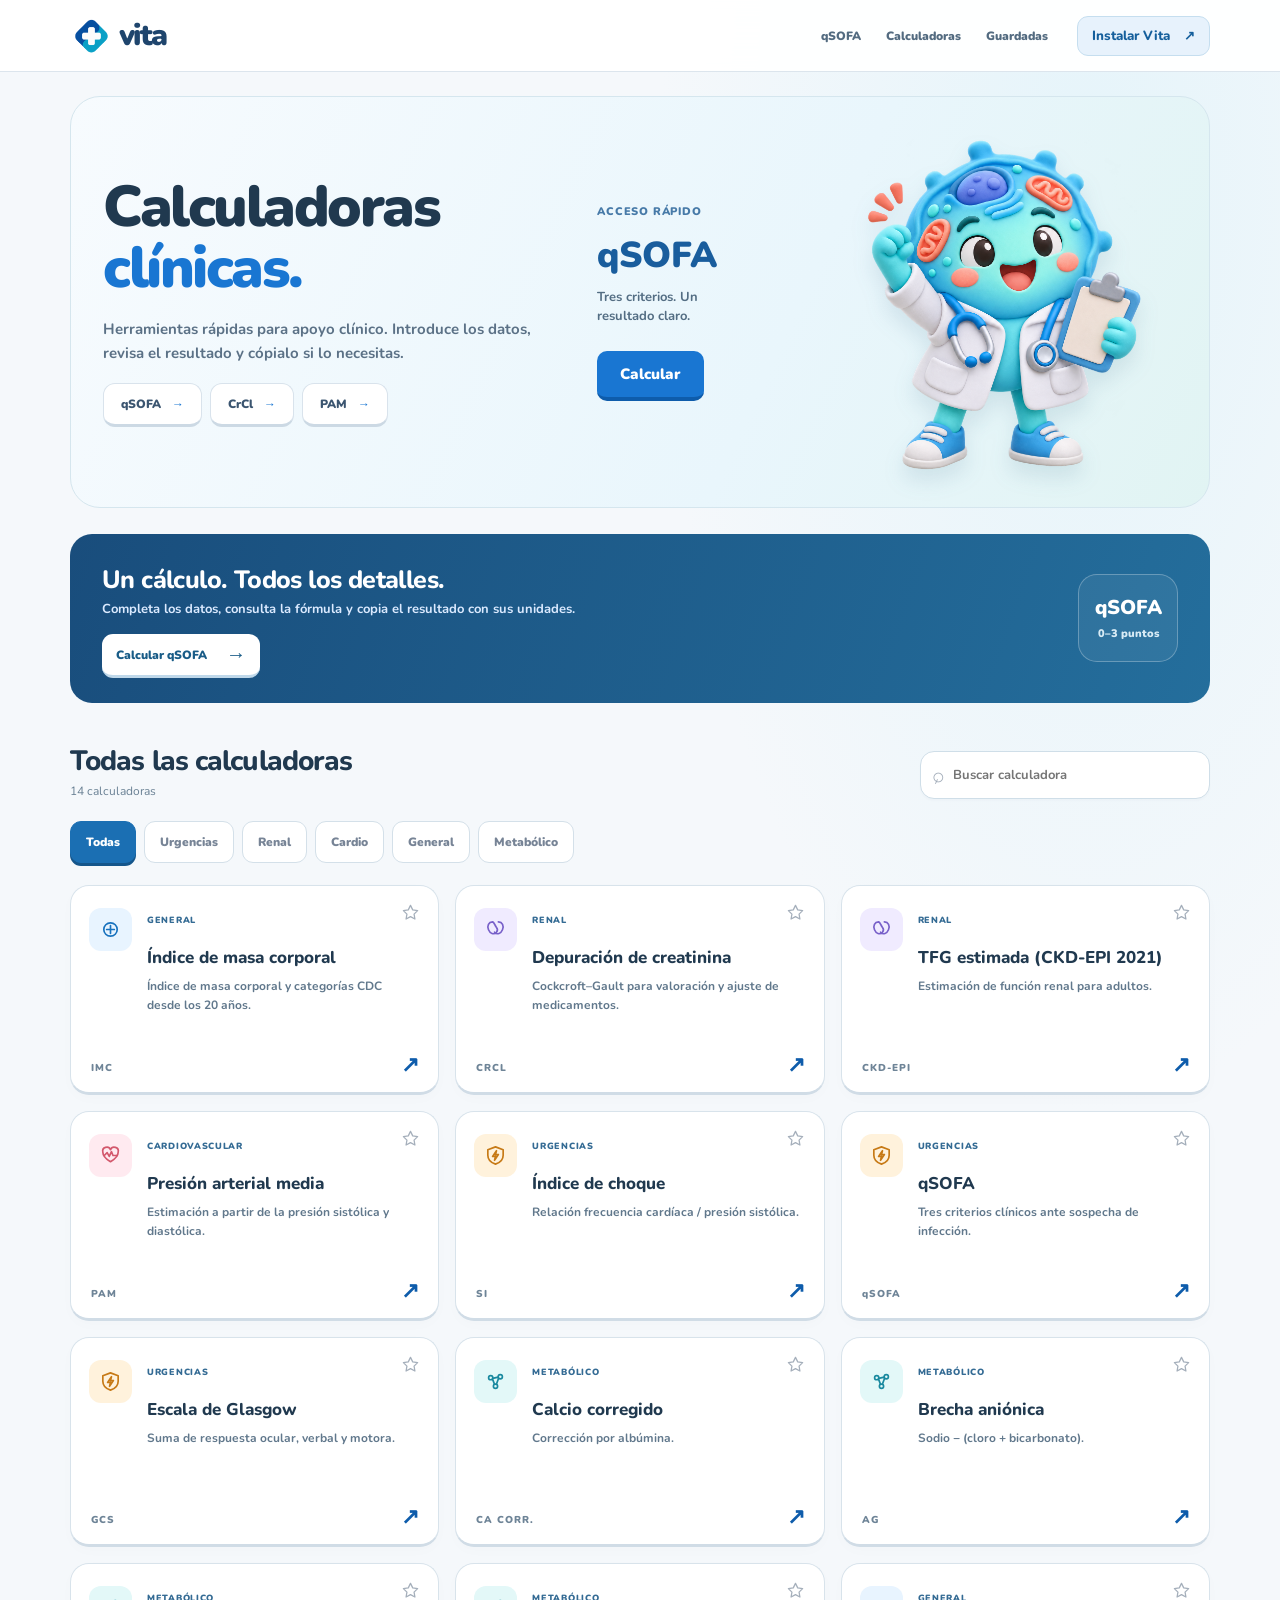
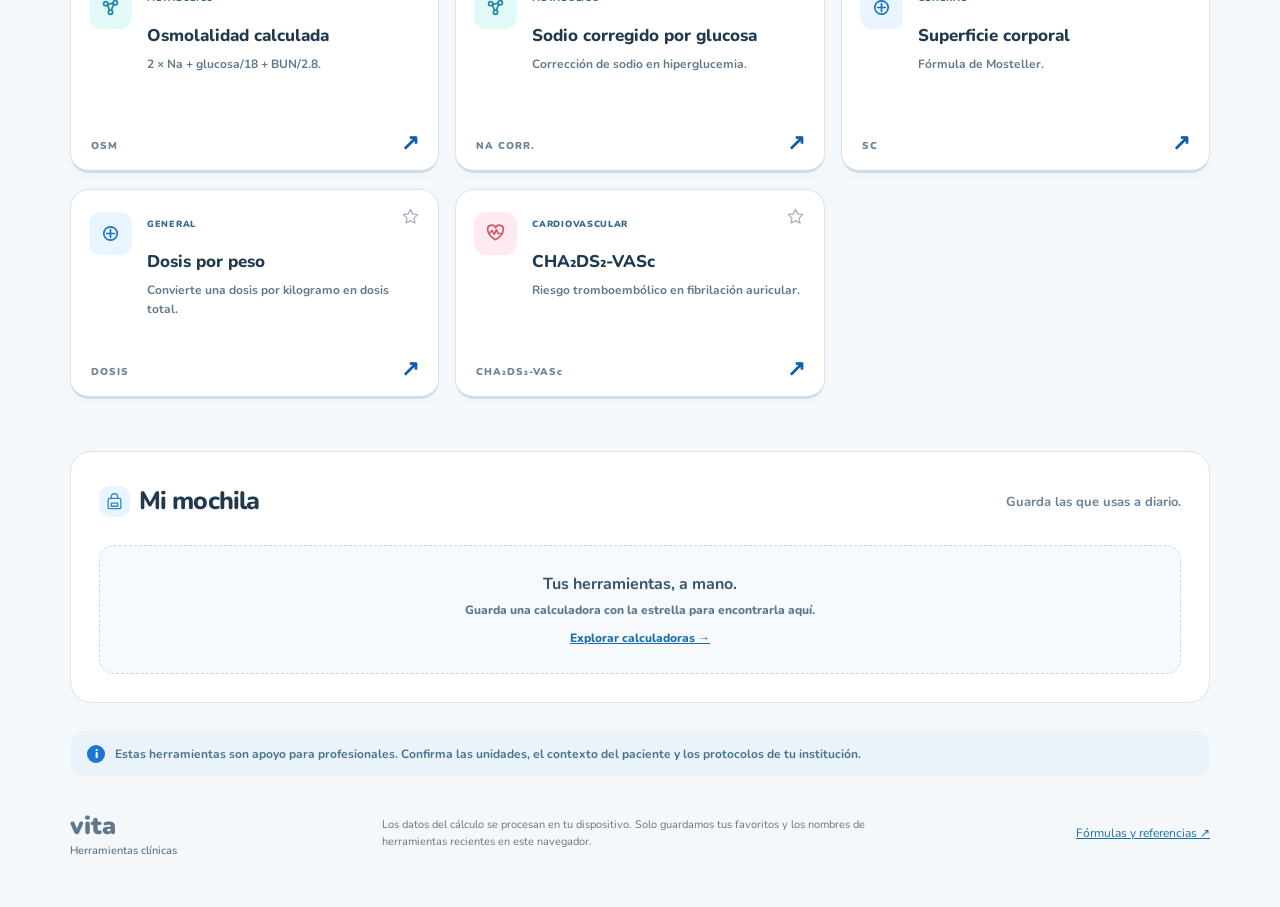
<file: index.html>
<!doctype html>
<html lang="es"><head><meta charset="UTF-8"><meta name="viewport" content="width=device-width,initial-scale=1,viewport-fit=cover"><meta name="theme-color" content="#1976d2"><link rel="manifest" href="manifest.webmanifest"><link rel="stylesheet" href="styles.css"><link rel="stylesheet" href="theme.css"><link rel="stylesheet" href="brand.css"><link rel="stylesheet" href="icons.css"><link rel="stylesheet" href="release.css"><link rel="stylesheet" href="review.css"><meta name="description" content="Vita: calculadoras clínicas con fórmulas visibles, resultados copiables y tus herramientas favoritas a mano."><link rel="icon" type="image/png" href="assets/vita-logo.png"><title>Vita · Herramientas clínicas</title></head>
<body><a class="skip-link" href="#herramientas">Ir a calculadoras</a><header class="site-header"><div class="header-inner"><a class="logo" href="#top" aria-label="Vita, inicio"><img class="logo-mark" src="assets/vita-logo.png" alt=""><span class="wordmark">vita</span></a><nav class="desktop-nav"><a href="#destacado">qSOFA</a><a href="#herramientas">Calculadoras</a><a href="#favoritas">Guardadas</a></nav><button id="installApp" class="install-app">Instalar Vita <span>↗</span></button></div></header>
<main id="top"><section class="hero wrap"><div class="hero-copy"><h1>Calculadoras<br><em>clínicas.</em></h1><p>Herramientas rápidas para apoyo clínico. Introduce los datos, revisa el resultado y cópialo si lo necesitas.</p><div class="quick-tools"><button data-open="qsofa">qSOFA <span>→</span></button><button data-open="crcl">CrCl <span>→</span></button><button data-open="map">PAM <span>→</span></button></div></div><div class="hero-side"><div class="hero-side-info"><span>Acceso rápido</span><strong>qSOFA</strong><p>Tres criterios. Un resultado claro.</p><button data-open="qsofa">Calcular</button></div><img src="assets/vita-mascot.png" alt="Vita, guía de herramientas clínicas" class="mascot-mini"></div></section>
<div class="wrap recent-tools" id="recentTools"></div><section class="mission wrap" id="destacado"><div class="mission-copy"><h2>Un cálculo. Todos los detalles.</h2><p>Completa los datos, consulta la fórmula y copia el resultado con sus unidades.</p><button class="mission-button" data-open="qsofa">Calcular qSOFA <span>→</span></button></div><div class="mission-score"><span>qSOFA</span><small>0–3 puntos</small></div></section>
<section class="journey wrap" id="herramientas"><div class="journey-head"><div><h2>Todas las calculadoras</h2><p id="resultCount" aria-live="polite"></p></div><div class="search-shell"><span>⌕</span><input aria-label="Buscar calculadora, variable o especialidad" id="searchInput" type="search" placeholder="Buscar calculadora" autocomplete="off"></div></div><div class="category-bar" role="group" aria-label="Filtrar por especialidad"><button class="category active" data-filter="all">Todas</button><button class="category" data-filter="urgencias">Urgencias</button><button class="category" data-filter="renal">Renal</button><button class="category" data-filter="cardio">Cardio</button><button class="category" data-filter="general">General</button><button class="category" data-filter="metabolismo">Metabólico</button></div><div id="calculatorGrid" class="calculator-grid"></div><div class="empty-state" id="emptyState" hidden><strong>No encontramos coincidencias</strong><p>Prueba con el nombre, una variable o la especialidad.</p><button id="clearSearch">Ver todas</button></div></section>
<section class="wrap backpack" id="favoritas"><div class="backpack-head"><div><svg class="backpack-icon" viewBox="0 0 24 24" aria-hidden="true"><path d="M8 8V6a4 4 0 0 1 8 0v2"/><path d="M6 8h12a2 2 0 0 1 2 2v10a1 1 0 0 1-1 1H5a1 1 0 0 1-1-1V10a2 2 0 0 1 2-2Z"/><path d="M8 14h8v4H8z"/></svg><h2>Mi mochila</h2></div><p>Guarda las que usas a diario.</p></div><div id="savedList" class="saved-list"><p class="saved-placeholder">Toca ☆ en una herramienta para guardarla aquí.</p></div></section><section class="wrap safety" id="referencias"><span>i</span><p>Estas herramientas son apoyo para profesionales. Confirma las unidades, el contexto del paciente y los protocolos de tu institución.</p></section><footer class="wrap site-footer"><span>vita <small>Herramientas clínicas</small></span><p>Los datos del cálculo se procesan en tu dispositivo. Solo guardamos tus favoritos y los nombres de herramientas recientes en este navegador.</p><a href="referencias.html">Fórmulas y referencias ↗</a></footer></main>
<nav class="bottom-nav"><a class="active" href="#top"><svg viewBox="0 0 24 24" aria-hidden="true"><path d="m3 10 9-7 9 7v10a1 1 0 0 1-1 1h-5v-6H9v6H4a1 1 0 0 1-1-1Z"/></svg>Inicio</a><a href="#destacado"><svg viewBox="0 0 24 24" aria-hidden="true"><path d="M12 3v18M3 12h18M5.8 5.8l12.4 12.4M18.2 5.8 5.8 18.2"/><circle cx="12" cy="12" r="8.5"/></svg>Destacado</a><a href="#herramientas"><svg viewBox="0 0 24 24" aria-hidden="true"><circle cx="10.5" cy="10.5" r="6.5"/><path d="m16 16 5 5"/></svg>Explorar</a><a href="#favoritas"><svg viewBox="0 0 24 24" aria-hidden="true"><path d="m12 3 2.8 5.7 6.2.9-4.5 4.4 1.1 6.2-5.6-3-5.6 3 1.1-6.2L3 9.6l6.2-.9Z"/></svg>Guardadas</a></nav><dialog id="calculatorDialog" class="calculator-dialog"><button class="close-dialog" aria-label="Cerrar">×</button><div id="dialogContent"></div></dialog><template id="resultTemplate"><section class="result-panel"><p class="result-caption">RESULTADO</p><div><strong class="result-value"></strong><span class="result-unit"></span></div><p class="result-note"></p><button class="copy-result">Copiar resultado</button></section></template><div id="toast" role="status" aria-live="polite"></div><script src="clinical.js"></script><script src="app.js"></script></body></html>
</file>
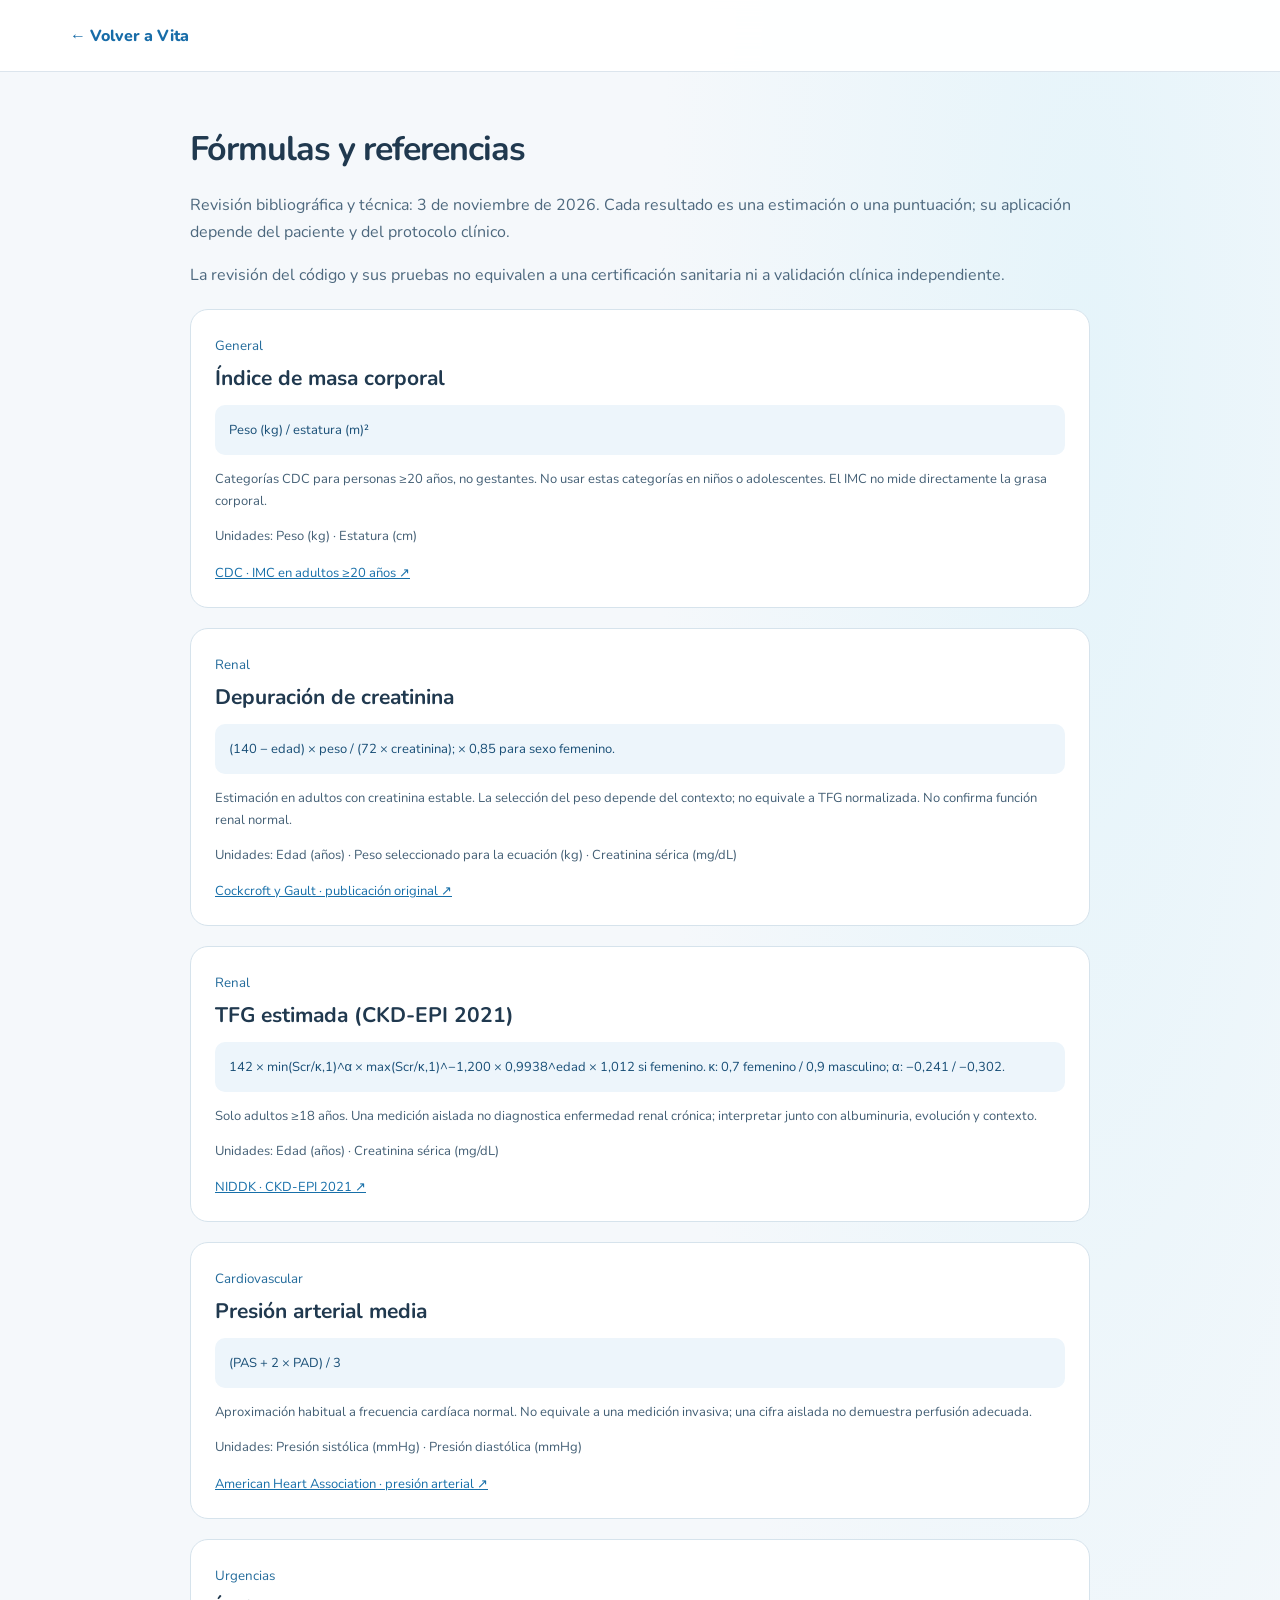
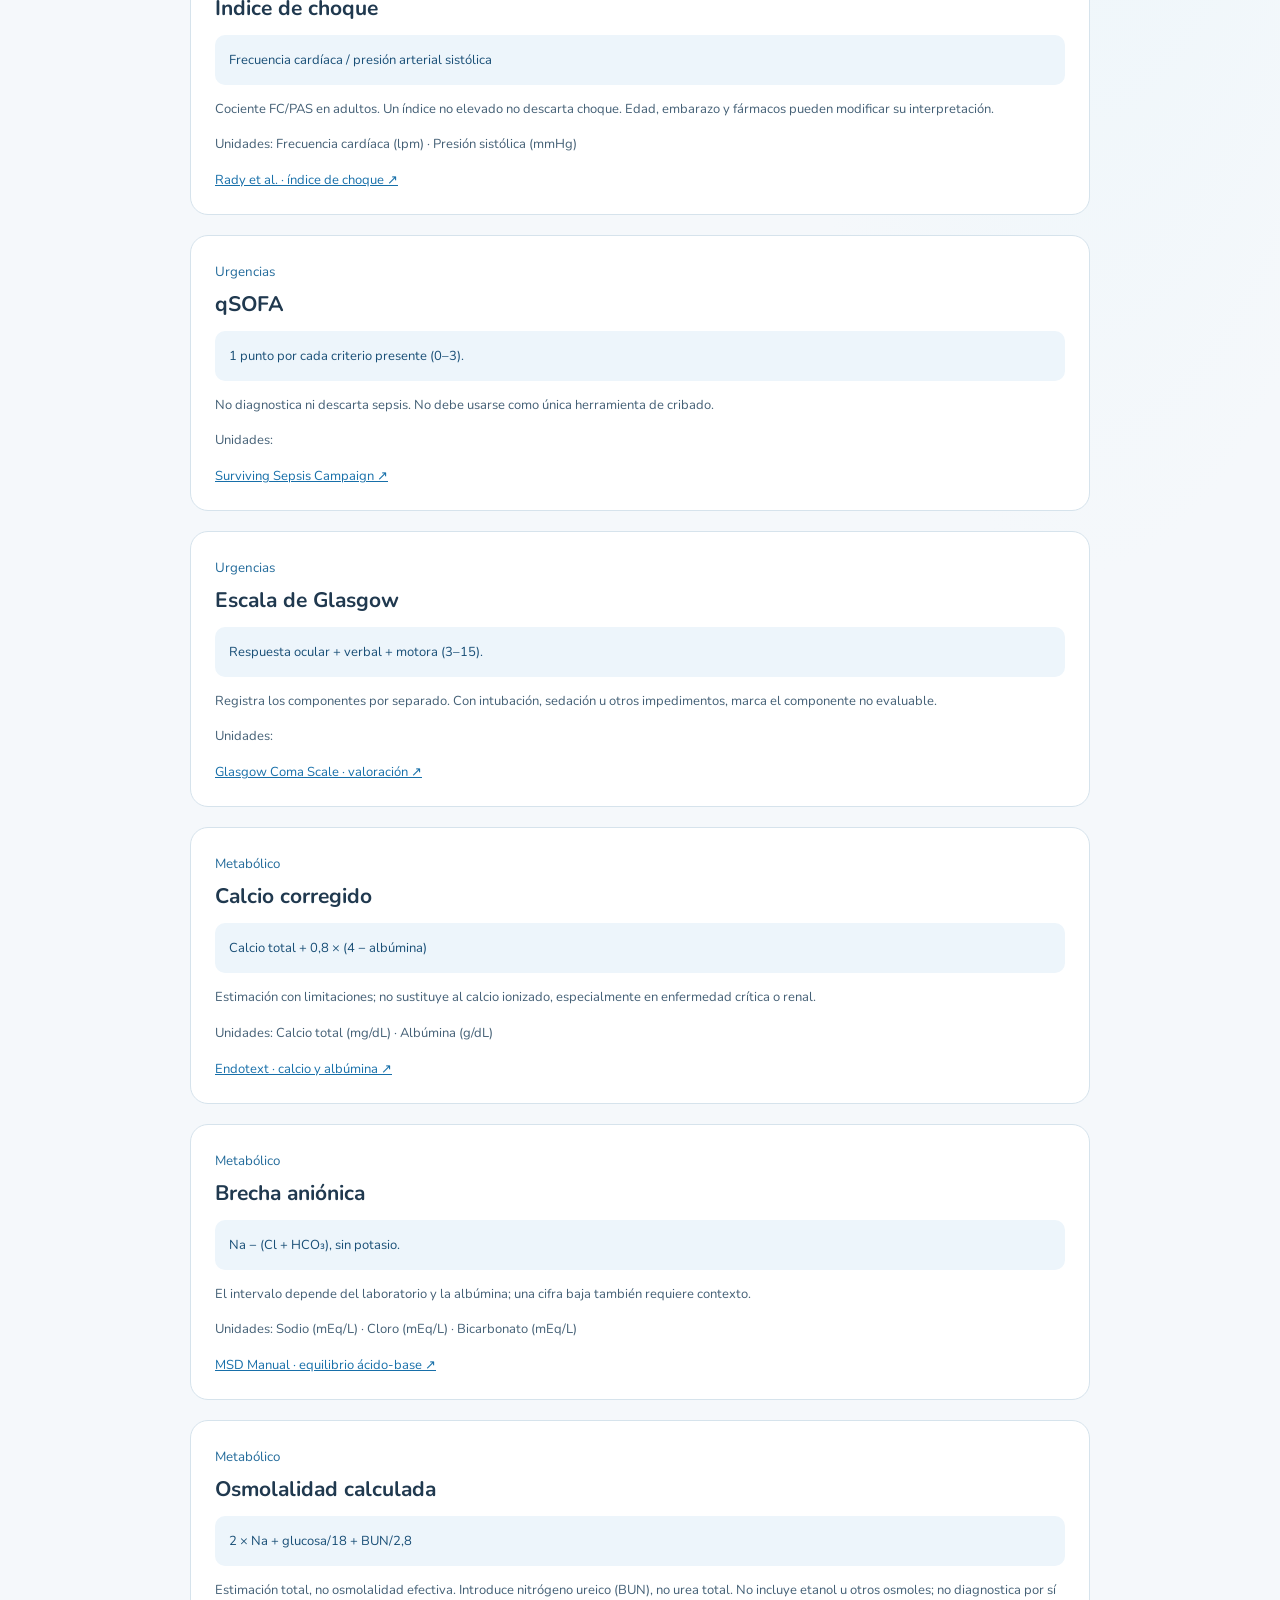
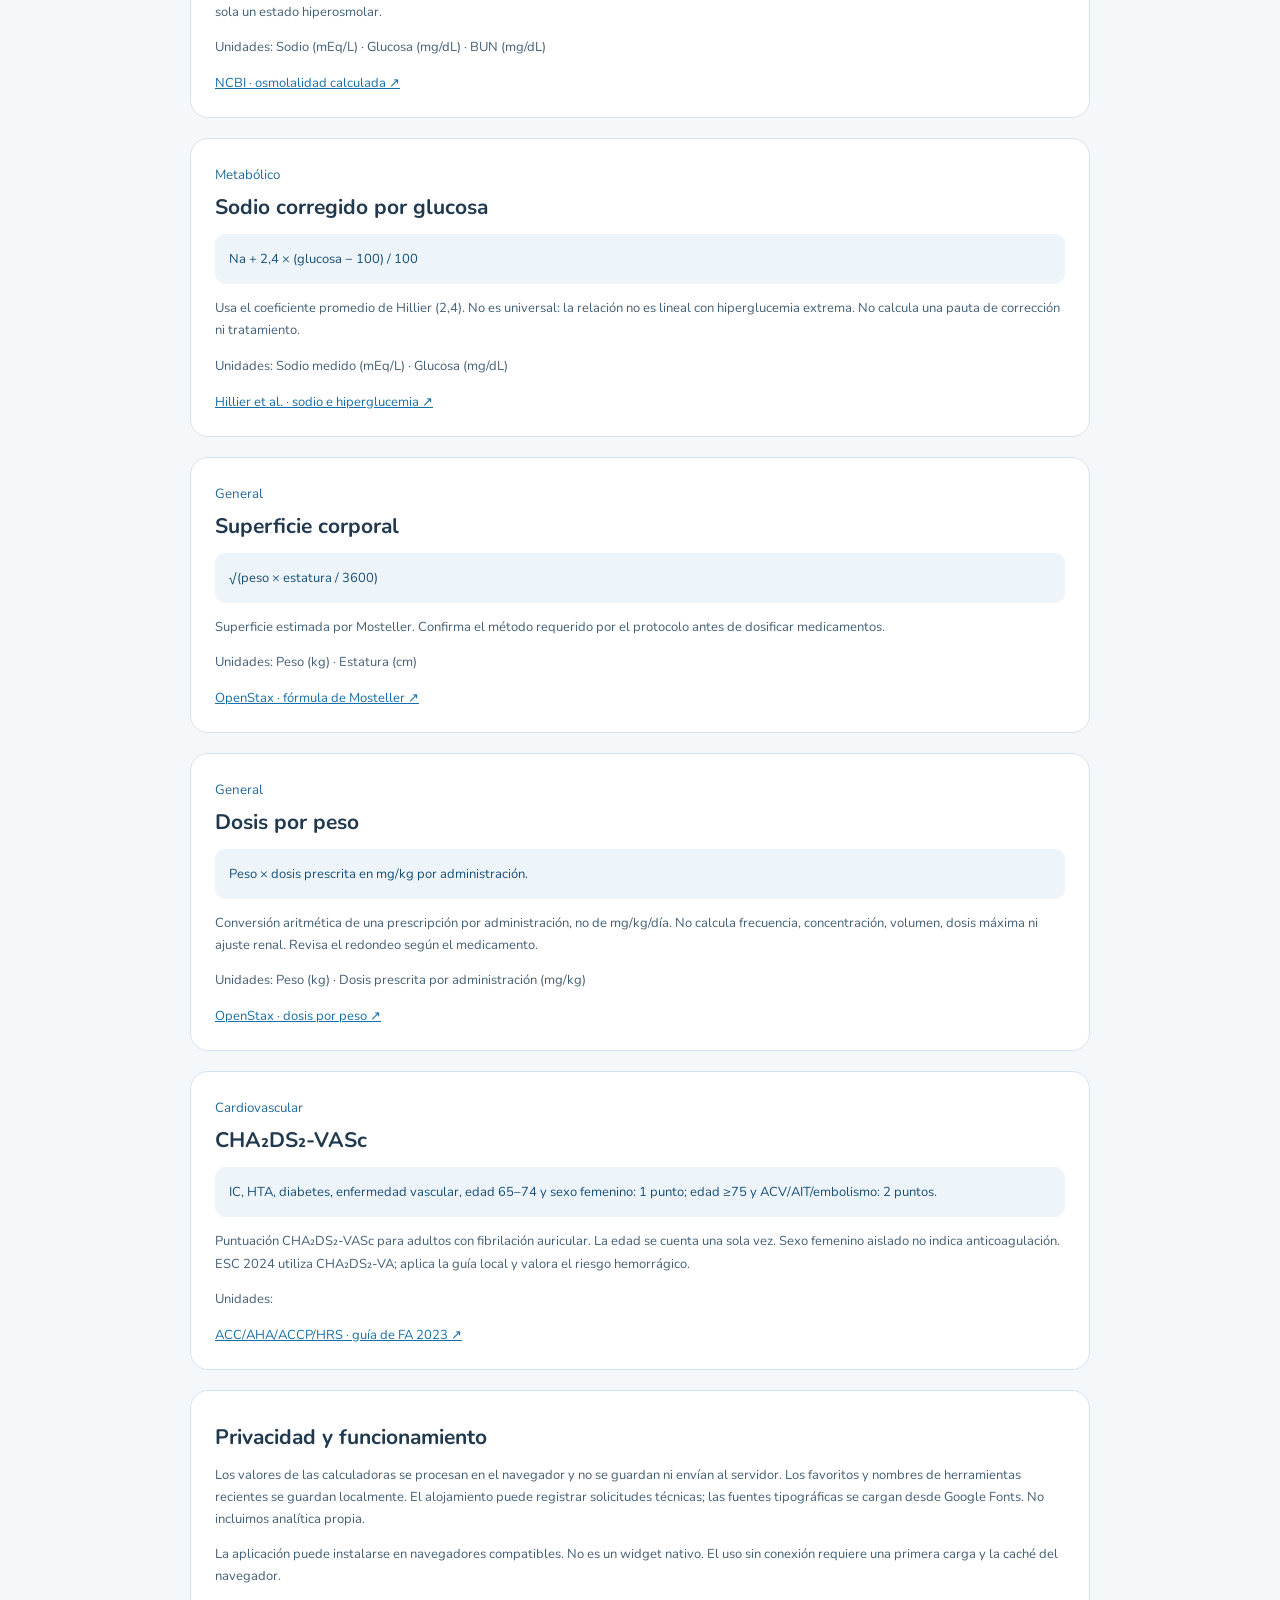
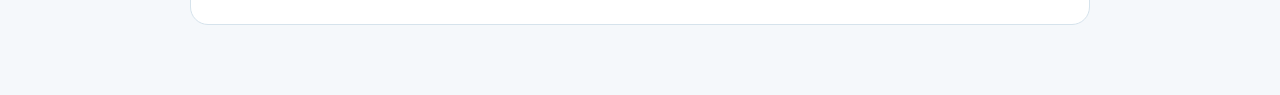
<file: referencias.html>
<!doctype html><html lang="es"><head><meta charset="utf-8"><meta name="viewport" content="width=device-width,initial-scale=1"><title>Fórmulas y referencias · Vita</title><meta name="description" content="Métodos, unidades, fuentes y límites de las calculadoras Vita."><link rel="icon" href="assets/vita-logo.png"><link rel="stylesheet" href="styles.css"><link rel="stylesheet" href="theme.css"><link rel="stylesheet" href="release.css"><link rel="stylesheet" href="review.css"></head><body><header class="site-header"><div class="wrap"><a href="./" class="back-link">← Volver a Vita</a></div></header><main class="wrap reference-page"><h1>Fórmulas y referencias</h1><p>Revisión bibliográfica y técnica: 3 de noviembre de 2026. Cada resultado es una estimación o una puntuación; su aplicación depende del paciente y del protocolo clínico.</p><p>La revisión del código y sus pruebas no equivalen a una certificación sanitaria ni a validación clínica independiente.</p><div id="referenceList"></div><section class="reference-item"><h2>Privacidad y funcionamiento</h2><p>Los valores de las calculadoras se procesan en el navegador y no se guardan ni envían al servidor. Los favoritos y nombres de herramientas recientes se guardan localmente. El alojamiento puede registrar solicitudes técnicas; las fuentes tipográficas se cargan desde Google Fonts. No incluimos analítica propia.</p><p>La aplicación puede instalarse en navegadores compatibles. No es un widget nativo. El uso sin conexión requiere una primera carga y la caché del navegador.</p></section></main><script src="clinical.js"></script><script src="references.js"></script></body></html>
</file>
<file: styles.css>
@import url('https://fonts.googleapis.com/css2?family=Baloo+2:wght@600;700;800&family=Nunito:wght@600;700;800;900&display=swap');
:root{--ink:#25344a;--lime:#1976d2;--lime-d:#0e5cab;--lime-p:#e5f2ff;--purple:#245a9c;--purple-d:#183f76;--blue:#21a5c5;--blue-d:#137b99;--yellow:#f4aa18;--yellow-d:#cf8810;--paper:#f6f8fb}
.header-status{color:#8190a1;font-size:10px;font-weight:900}.header-status span{color:var(--blue);font-size:13px}.tool-status{display:flex;gap:9px;align-items:center;margin-bottom:27px}.status-orb{width:32px;height:32px;border-radius:11px;background:var(--lime-p);color:var(--lime);display:grid;place-items:center;font-size:16px}.tool-status b{display:block;font-size:11px}.tool-status small{display:block;margin-top:2px;font-size:10px;color:#98a2ae;font-weight:800}.mission-score{width:96px;height:96px;border-radius:22px;border:3px solid rgba(255,255,255,.24);background:#1d4b85;transform:rotate(5deg)}.mission-score span{font-size:30px}.mission-score small{font-size:11px;letter-spacing:1px}.mission-score b{margin-top:3px;font-size:9px;color:#bde9ff;letter-spacing:.4px}@media(max-width:760px){.header-status{margin-left:auto}.tool-status{margin-bottom:22px}}
:root{--ink:#2c3340;--muted:#7d8797;--lime:#58cc02;--lime-d:#46a302;--lime-p:#e8f9d8;--purple:#a560e8;--purple-d:#7b42bd;--blue:#2a9df4;--blue-d:#157bc8;--yellow:#ffc800;--yellow-d:#dcaa00;--coral:#ff6b6b;--paper:#f7f8fa;--line:#dce2e8;--white:#fff;--r:22px}*{box-sizing:border-box}html{scroll-behavior:smooth}body{margin:0;background:var(--paper);color:var(--ink);font-family:Nunito,Arial,sans-serif}.site-header{height:72px;background:#fff;border-bottom:2px solid #e5e9ee;display:flex;align-items:center}.header-inner,.wrap{width:min(1140px,calc(100% - 42px));margin:auto}.header-inner{display:flex;align-items:center}.logo{display:flex;gap:7px;align-items:center;text-decoration:none;color:var(--ink);font:800 28px/1 'Baloo 2';letter-spacing:-1px}.logo-orb{width:31px;height:31px;border-radius:11px;background:var(--lime);color:white;display:grid;place-items:center;box-shadow:0 3px 0 var(--lime-d);font-size:25px}.desktop-nav{margin-left:auto;margin-right:29px;display:flex;gap:30px}.desktop-nav a{color:#8490a0;text-decoration:none;text-transform:uppercase;font-size:11px;font-weight:900;letter-spacing:.6px}.desktop-nav a:hover{color:var(--lime-d)}.header-streak{display:flex;align-items:center;gap:5px;color:#f49c00}.header-streak span{font-size:19px}.header-streak b{font-size:16px}.header-streak small{font-size:10px;color:#9aa3ad;font-weight:800}.hero{min-height:376px;display:flex;align-items:center;position:relative;overflow:hidden}.hero-copy{width:59%;position:relative;z-index:1}.level-row{display:flex;gap:9px;align-items:center;margin-bottom:27px}.level-dot{width:30px;height:30px;border-radius:50%;background:var(--purple);border:2px solid #fff;color:#fff;box-shadow:0 2px 0 var(--purple-d);display:grid;place-items:center;font-size:13px;font-weight:900}.level-row b{display:block;font-size:11px}.progress-line{width:150px;height:8px;border-radius:10px;background:#dfe5eb;margin-top:4px;overflow:hidden}.progress-line i{display:block;width:70%;height:100%;background:var(--purple);border-radius:inherit}.xp{font-size:10px;color:#98a2ae;font-weight:900}.eyebrow{color:var(--lime-d);font-size:10px;font-weight:900;letter-spacing:1.2px;margin:0 0 6px}.hero h1{font:800 clamp(45px,6vw,67px)/.91 'Baloo 2';letter-spacing:-2.6px;margin:0}.hero h1 em{font-style:normal;color:var(--lime)}.hero-copy>p:not(.eyebrow){max-width:465px;color:#738092;font-size:14px;font-weight:700;line-height:1.55;margin:15px 0 22px}.primary-action,.mission-button{display:inline-flex;align-items:center;gap:19px;border:0;border-bottom:5px solid var(--lime-d);border-radius:16px;background:var(--lime);color:white;text-decoration:none;padding:12px 17px 10px;font-size:13px;font-weight:900;cursor:pointer;transition:.15s}.primary-action:hover,.mission-button:hover{border-bottom-width:2px;transform:translateY(3px)}.primary-action span,.mission-button span{font-size:20px;line-height:12px}.mascot-zone{height:346px;width:41%;position:relative;align-self:end}.mascot{position:absolute;right:1%;bottom:-15px;height:340px;object-fit:contain;filter:drop-shadow(0 8px 4px rgba(59,103,26,.14));animation:float 3.4s ease-in-out infinite}.speech{position:absolute;z-index:2;top:60px;left:12px;background:#fff;border:2px solid #e1e7ec;border-bottom:4px solid #d7dfe7;border-radius:18px;padding:10px 14px;color:#5e6877;font-size:12px;font-weight:900;transform:rotate(-3deg)}.speech span{position:absolute;bottom:-9px;left:34px;width:15px;height:15px;background:#fff;border-right:2px solid #d7dfe7;border-bottom:2px solid #d7dfe7;transform:rotate(45deg)}.spark{position:absolute;color:var(--yellow);font-size:21px;z-index:2}.s1{top:52px;right:12%}.s2{top:125px;right:1%;color:var(--purple)}@keyframes float{50%{transform:translateY(-8px)}}.mission{background:var(--purple);min-height:186px;border-radius:28px;border-bottom:7px solid var(--purple-d);padding:27px 35px;display:flex;align-items:center;justify-content:space-between;color:white;position:relative;overflow:hidden}.mission::before,.mission::after{content:'';position:absolute;width:175px;height:175px;border:28px solid rgba(255,255,255,.1);border-radius:50%}.mission::before{right:170px;top:-103px}.mission::after{right:-48px;bottom:-105px}.mission-copy{position:relative;z-index:1}.mission-label{display:inline-block;border-radius:10px;background:rgba(255,255,255,.16);padding:5px 8px;font-size:9px;font-weight:900;letter-spacing:.9px}.mission h2{font:800 29px/1 'Baloo 2';letter-spacing:-.7px;margin:9px 0 6px}.mission p{margin:0 0 17px;font-size:12px;font-weight:700;color:#eee5ff}.mission-button{background:var(--yellow);border-bottom-color:var(--yellow-d);color:#634a00;padding:10px 14px 8px}.mission-score{z-index:1;position:relative;width:92px;height:92px;border-radius:50%;border:5px solid rgba(255,255,255,.24);background:#8753c6;display:flex;flex-direction:column;align-items:center;justify-content:center;transform:rotate(8deg)}.mission-score span{font:900 25px/1 'Baloo 2'}.mission-score small{font-weight:900;font-size:10px}.mini-stars{display:none}.journey{padding:49px 0 44px}.journey-head{display:flex;align-items:end;justify-content:space-between}.journey-head h2,.backpack h2{font:800 30px/1 'Baloo 2';letter-spacing:-.9px;margin:0}.search-shell{height:42px;width:225px;border:2px solid var(--line);border-bottom:3px solid #d3dbe4;border-radius:14px;background:#fff;display:flex;align-items:center;gap:7px;padding:0 10px}.search-shell span{font-size:21px;color:#a1abb8;transform:rotate(-20deg)}.search-shell input{width:100%;outline:0;border:0;font:700 12px Nunito}.category-bar{display:flex;gap:8px;overflow-x:auto;padding:27px 0 18px}.category{border:2px solid #e0e5ea;border-bottom:4px solid #d4dce4;border-radius:14px;background:#fff;color:#778496;padding:8px 12px;font:900 11px Nunito;white-space:nowrap;cursor:pointer}.category.active{background:var(--lime);border-color:var(--lime);border-bottom-color:var(--lime-d);color:#fff}.calculator-grid{display:grid;grid-template-columns:repeat(3,1fr);gap:25px 29px;position:relative}.calculator-grid::before{content:'';position:absolute;z-index:-1;left:calc(16.66% - 3px);right:calc(16.66% - 3px);top:50%;border-top:3px dashed #dbe2e9}.calc-card{min-height:165px;border:2px solid #dee5eb;border-bottom:5px solid #ccd6df;border-radius:22px;background:#fff;padding:16px 17px 15px 74px;position:relative;cursor:pointer;transition:.15s}.calc-card:hover{transform:translateY(-4px);border-color:#aadd7e;box-shadow:0 7px 0 #dff1d1}.calc-card.hidden{display:none}.card-head{display:block}.category-label{font-size:9px;font-weight:900;text-transform:uppercase;letter-spacing:.7px;color:#79a552}.save-button{position:absolute;right:11px;top:9px;border:0;background:transparent;color:#a5afbb;font-size:21px;cursor:pointer}.save-button.saved{color:var(--yellow)}.calc-card::before{content:'+';position:absolute;left:16px;top:22px;width:43px;height:43px;border-radius:50%;background:var(--lime-p);color:var(--lime-d);display:grid;place-items:center;font:800 30px/1 'Baloo 2'}.calc-card:nth-child(5n+2)::before{content:'≈';background:#eee5ff;color:var(--purple)}.calc-card:nth-child(5n+3)::before{content:'↟';background:#e1f2ff;color:var(--blue-d)}.calc-card:nth-child(5n+4)::before{content:'◈';background:#fff0cf;color:#d89200}.calc-card:nth-child(5n)::before{content:'÷';background:#ffe5ee;color:#dc547e}.calc-card h3{font:800 18px/1.07 'Baloo 2';letter-spacing:-.4px;margin:20px 15px 7px 0}.calc-card p{margin:0;color:#8792a1;font-size:11px;line-height:1.4;font-weight:700}.card-code{position:absolute;bottom:14px;left:18px;color:#a5afba;font-size:9px;font-weight:900;letter-spacing:1px}.card-arrow{position:absolute;right:17px;bottom:11px;color:var(--lime-d);font-size:22px;font-weight:900}.empty-state{border:2px dashed #d4dde5;border-radius:18px;padding:45px;text-align:center;font-weight:800;color:var(--muted)}.backpack{margin-top:8px;padding:35px;background:#fff;border-radius:26px;border:2px solid #e4e9ee}.backpack-head{display:flex;justify-content:space-between;align-items:center}.backpack-head>div{display:flex;align-items:center;gap:9px}.backpack-head>div span{width:31px;height:31px;border-radius:11px;background:#fff4cc;color:#e4a900;display:grid;place-items:center;font-size:18px}.backpack-head h2{font-size:25px}.backpack-head p{font-size:12px;font-weight:700;color:#95a0ad}.saved-list{display:grid;grid-template-columns:repeat(3,1fr);gap:12px;margin-top:21px}.saved-placeholder{margin:0;padding:17px;border:2px dashed #d8e0e7;border-radius:15px;color:#8995a2;font-size:12px;font-weight:800;grid-column:1/-1}.saved-card{border:2px solid #e0e6eb;border-bottom:4px solid #d2dbe4;border-radius:14px;background:#fff;padding:13px;text-align:left;color:var(--ink);font-family:inherit;cursor:pointer;display:flex;align-items:center;justify-content:space-between}.saved-card small{display:block;color:var(--lime-d);font-size:9px;font-weight:900;margin-bottom:3px}.saved-card strong{font:800 16px 'Baloo 2'}.saved-card span{font-size:21px;color:var(--lime)}.safety{display:flex;gap:10px;margin:28px auto 105px;padding:14px 17px;border-radius:15px;background:#e5f5ff;color:#487187;font-size:11px;line-height:1.5;font-weight:700}.safety span{background:#2a9df4;color:#fff;border-radius:50%;height:18px;width:18px;display:grid;place-items:center;flex:0 0 auto;font-weight:900}.safety p{margin:0}.bottom-nav{display:none}.calculator-dialog{width:min(610px,calc(100% - 28px));border:0;border-radius:25px;padding:0;color:var(--ink);box-shadow:0 25px 70px rgba(26,37,55,.36)}.calculator-dialog::backdrop{background:rgba(29,38,52,.5);backdrop-filter:blur(4px)}.close-dialog{position:absolute;right:14px;top:13px;width:33px;height:33px;border:0;border-radius:50%;background:#eff2f5;color:#8692a0;font-size:24px;z-index:1;cursor:pointer}.dialog-inner{padding:31px}.dialog-kicker{color:var(--lime-d);font-size:10px;font-weight:900;letter-spacing:1px;margin:0 0 8px}.dialog-inner h2{font:800 33px/1 'Baloo 2';letter-spacing:-.9px;margin:0 32px 9px 0}.dialog-desc{font-size:12px;line-height:1.5;color:#788596;font-weight:700;margin:0 0 22px}.form-grid{display:grid;grid-template-columns:1fr 1fr;gap:12px}.field label{display:block;color:#566375;font-size:11px;font-weight:900;margin-bottom:6px}.input-wrap{position:relative}.field input,.field select{width:100%;height:47px;appearance:none;border:2px solid #dbe2e9;border-bottom:4px solid #d0d9e2;border-radius:12px;background:#fff;padding:0 49px 0 11px;outline-color:var(--lime);font:700 13px Nunito;color:var(--ink)}.field select{padding-right:10px}.unit{position:absolute;right:10px;top:15px;color:#94a0ad;font-size:10px;font-weight:900}.calculate{width:100%;height:50px;margin-top:21px;border:0;border-bottom:5px solid var(--lime-d);border-radius:15px;background:var(--lime);color:#fff;font:900 14px Nunito;cursor:pointer}.result-panel{margin-top:18px;padding:17px;background:#effde3;border:2px solid #bfe89f;border-bottom:4px solid #a7d786;border-radius:17px}.result-caption{margin:0 0 5px;color:var(--lime-d);font-size:9px;font-weight:900;letter-spacing:1px}.result-value{font:800 34px 'Baloo 2';letter-spacing:-1px}.result-unit{margin-left:6px;color:#63765a;font-size:12px;font-weight:800}.result-note{color:#5c7055;font-size:12px;font-weight:700;line-height:1.45;margin:7px 0 12px}.copy-result{background:#fff;border:2px solid #addd8d;border-bottom:3px solid #9dcb80;border-radius:9px;padding:7px 10px;color:var(--lime-d);font:900 11px Nunito;cursor:pointer}@media(max-width:760px){.site-header{height:63px}.header-inner,.wrap{width:min(100% - 30px,600px)}.desktop-nav{display:none}.header-streak{margin-left:auto}.hero{min-height:0;display:block;padding:31px 0 0}.hero-copy{width:100%}.level-row{margin-bottom:22px}.hero h1{font-size:50px}.hero-copy>p:not(.eyebrow){font-size:13px;max-width:350px}.mascot-zone{width:100%;height:205px;margin-top:4px}.mascot{height:225px;right:9%;bottom:-7px}.speech{top:28px;left:7%;font-size:11px}.s1{top:20px;right:5%}.s2{top:100px;right:0}.mission{min-height:220px;border-radius:24px;padding:24px 21px;margin-top:0}.mission h2{font-size:26px;max-width:235px}.mission p{max-width:230px}.mission-score{position:absolute;right:19px;top:73px;width:75px;height:75px}.journey{padding:38px 0}.journey-head{display:block}.journey-head h2{font-size:28px}.search-shell{width:100%;margin-top:18px}.category-bar{padding:20px 0 17px}.calculator-grid{grid-template-columns:1fr;gap:13px}.calculator-grid::before{display:none}.calc-card{min-height:139px;padding-left:76px}.calc-card h3{margin-top:12px}.calc-card::before{top:20px}.backpack{padding:24px 17px;margin-top:0}.backpack-head{align-items:start}.backpack-head p{max-width:130px;text-align:right;margin-top:0}.saved-list{grid-template-columns:1fr}.safety{margin-bottom:92px}.bottom-nav{position:fixed;z-index:5;left:0;right:0;bottom:0;height:71px;display:flex;align-items:center;justify-content:space-around;background:rgba(255,255,255,.96);backdrop-filter:blur(10px);border-top:2px solid #e4e9ee;padding-bottom:env(safe-area-inset-bottom)}.bottom-nav a{color:#8c98a6;text-decoration:none;display:flex;flex-direction:column;align-items:center;gap:2px;font-size:9px;font-weight:900}.bottom-nav a span{font-size:19px}.bottom-nav a.active{color:var(--lime-d)}.dialog-inner{padding:29px 20px 21px}.form-grid{gap:10px}.dialog-inner h2{font-size:29px}}
</file>
<file: theme.css>
:root{--ink:#25344a;--lime:#1976d2;--lime-d:#0e5cab;--lime-p:#e5f2ff;--purple:#245a9c;--purple-d:#183f76;--blue:#21a5c5;--blue-d:#137b99;--yellow:#f4aa18;--yellow-d:#cf8810;--paper:#f6f8fb}.header-status,.tool-status,.mascot-zone{display:none}.hero{min-height:304px}.hero-copy{width:60%}.hero h1{font-family:Nunito,Arial,sans-serif;font-size:clamp(42px,5vw,60px);letter-spacing:-2.5px;line-height:.98}.hero-copy>p:not(.eyebrow){max-width:520px}.hero-side{width:330px;min-height:154px;padding:22px;position:relative;overflow:hidden;border:2px solid #cfe3f8;border-bottom:5px solid #b7d7f2;border-radius:18px;background:#edf6ff;align-self:center}.hero-side-info{width:165px;position:relative;z-index:1}.hero-side-info>span{display:block;color:#477aa8;font-size:10px;font-weight:900;text-transform:uppercase;letter-spacing:.8px}.hero-side strong{display:block;margin:5px 0 4px;color:#195d9d;font-size:29px;font-weight:900}.hero-side p{margin:0;color:#67809a;font-size:11px;font-weight:700;line-height:1.45}.hero-side button,.quick-tools button{margin-top:14px;border:0;border-bottom:4px solid var(--lime-d);border-radius:10px;background:var(--lime);color:#fff;padding:9px 13px 7px;font:900 11px Nunito;cursor:pointer}.mascot-mini{position:absolute;right:-20px;bottom:-26px;height:180px;object-fit:contain;filter:drop-shadow(0 4px 3px rgba(25,118,210,.16))}.quick-tools{display:flex;gap:8px;margin-top:22px}.quick-tools button{margin:0;border-color:#ced7e1;background:#fff;color:#3b5570}.quick-tools button:hover{border-color:var(--lime-d);color:var(--lime-d)}.quick-tools span{margin-left:8px;color:var(--lime)}.mission{background:#245a9c;border-bottom-color:#183f76;min-height:170px}.mission-score{width:90px;height:90px;border-radius:50%;background:#1b4c87;transform:none}.mission-score span{font-family:Nunito,Arial,sans-serif;font-size:30px}.mission-score small{font-size:10px;letter-spacing:0}.mission-score b{display:none}.mission h2,.journey-head h2,.backpack h2,.calc-card h3,.dialog-inner h2,.result-value{font-family:Nunito,Arial,sans-serif}.mission h2{font-size:31px}.mission p{color:#dbeaff}.calculator-grid::before{display:none}.calc-card{border-radius:16px}.calc-card:hover{border-color:#9cc7ef;box-shadow:0 6px 0 #deefff}.calc-card::before{border-radius:13px}.category-label{color:#3279b5}.category.active{background:var(--lime);border-color:var(--lime);border-bottom-color:var(--lime-d)}.backpack-head>div span{color:#2e87c6;background:#e8f5ff}.saved-card small{color:var(--lime-d)}.safety{background:#e9f5ff;color:#47738c}.safety span{background:var(--lime)}@media(max-width:760px){.hero{min-height:0;padding:38px 0 31px}.hero-copy{width:100%}.hero h1{font-size:44px}.hero-side{width:100%;margin-top:25px;padding:19px}.mascot-mini{height:170px;right:0;bottom:-26px}.quick-tools{flex-wrap:wrap}.mission{min-height:205px}.mission h2{font-size:28px}.mission-score{width:75px;height:75px;right:18px;top:64px}.mission p{max-width:230px}}
</file>
<file: brand.css>
.logo{gap:10px;font:800 27px/1 Nunito,Arial,sans-serif;letter-spacing:-1.5px;color:#1f456d}.logo-mark{display:flex;width:28px;height:28px;align-items:flex-end;gap:3px;padding:4px 3px;border:1.5px solid #b9d9f4;border-radius:8px;background:#eff8ff}.logo-mark i{display:block;flex:1;border-radius:3px;background:#247ecb}.logo-mark i:nth-child(1){height:9px}.logo-mark i:nth-child(2){height:17px;background:#159cb9}.logo-mark i:nth-child(3){height:12px}.wordmark{font-weight:900}.bottom-nav a{gap:4px}.bottom-nav a svg{width:18px;height:18px;fill:none;stroke:#8e9cac;stroke-width:1.75;stroke-linecap:round;stroke-linejoin:round}.bottom-nav a.active svg{stroke:var(--lime)}.bottom-nav a.active{color:var(--lime-d)}
</file>
<file: icons.css>
.logo-mark{display:block!important;width:34px!important;height:34px!important;padding:0!important;border:0!important;border-radius:0!important;background:transparent!important;box-shadow:none!important;object-fit:contain}.calc-card::before{display:none}.calc-icon{position:absolute;left:17px;top:22px;width:43px;height:43px;border-radius:12px;display:grid;place-items:center;color:#1872be;background:#e8f4ff}.calc-icon svg{width:23px;height:23px;fill:none;stroke:currentColor;stroke-width:1.75;stroke-linecap:round;stroke-linejoin:round}.calc-card[data-category="renal"] .calc-icon{color:#7860c9;background:#f0ebff}.calc-card[data-category="cardio"] .calc-icon{color:#d3586c;background:#ffeaf0}.calc-card[data-category="urgencias"] .calc-icon{color:#c77a16;background:#fff2dc}.calc-card[data-category="metabolismo"] .calc-icon{color:#19899f;background:#e3f8f8}.backpack-head .backpack-icon{width:31px;height:31px;padding:6px;border-radius:10px;background:#e8f5ff;color:#2e87c6;fill:none;stroke:currentColor;stroke-width:1.65;stroke-linecap:round;stroke-linejoin:round}
</file>
<file: release.css>
/* Vita — interface refinements */
html{scroll-padding-top:86px}.category-bar{scrollbar-width:none}.category-bar::-webkit-scrollbar{display:none}
:root{--ink:#20394f;--paper:#f5f8fb;--muted:#607589}
body{background:radial-gradient(ellipse at 85% 8%,#e5f4fa 0,transparent 28%),var(--paper)}
button,input,select{font-family:inherit}button,a,input,select{touch-action:manipulation}
button:focus-visible,a:focus-visible,input:focus-visible,select:focus-visible,summary:focus-visible{outline:3px solid #138cae;outline-offset:4px}
[hidden]{display:none!important}button{cursor:pointer}button:active{transform:translateY(2px)}
.skip-link{position:fixed;top:-100px;left:16px;z-index:100;background:white;padding:12px}.skip-link:focus{top:12px}
.site-header{position:sticky;top:0;z-index:8;background:#ffffffed;backdrop-filter:blur(18px);border-bottom:1px solid #dce5ed}
.logo{gap:6px}.logo .logo-mark{width:43px!important;height:43px!important}.wordmark{font-size:30px;letter-spacing:-1.7px}
.desktop-nav{gap:25px}.desktop-nav a{font-size:12px;text-transform:none;letter-spacing:0;color:#536b80}
.install-app{background:#e7f2fc;border:1px solid #c5deef;color:#155f9c;border-radius:11px;padding:10px 14px;font-weight:800}.install-app span{margin-left:10px}
.hero{gap:36px;min-height:355px;padding:35px 0}.hero-copy{flex:1}.hero h1{font-size:clamp(42px,5vw,60px);font-weight:900;line-height:1.07}
.hero-copy>p:not(.eyebrow){font-size:15px;color:#5b7186;max-width:460px;line-height:1.65}
.hero-side{width:390px;min-height:250px;background:linear-gradient(140deg,#e7f4ff,#e5f6f5);border:1px solid #ccdfeb;border-bottom:4px solid #bed8e6;border-radius:26px;padding:29px}
.hero-side-info{width:175px}.hero-side strong{margin-top:12px}.hero-side p{font-size:12px;color:#536d83}
.hero-side button{min-height:44px;padding:9px 20px;font-size:13px;margin-top:20px}.mascot-mini{height:248px;right:-9px;bottom:-14px;animation:breathe 5s ease-in-out infinite}
@keyframes breathe{50%{transform:translateY(-5px) rotate(1deg)}}
.quick-tools{gap:10px}.quick-tools button{min-height:44px;padding:11px 17px;font-size:12px;border:1px solid #d9e3ec;border-bottom:3px solid #ccd9e4;border-radius:12px}
.recent-tools{display:flex;gap:8px;align-items:center;flex-wrap:wrap;margin-bottom:25px;font-size:12px;color:#61788d}.recent-tools:empty{display:none}.recent-tools>span{margin-right:8px}.recent-tools button{border:1px solid #d4e2eb;background:#fff;color:#365d7b;border-radius:100px;padding:7px 12px;font-weight:800}
.mission{min-height:145px;border-radius:22px;background:linear-gradient(110deg,#194d7c,#246e9c);border:0;padding:25px 32px}.mission::before,.mission::after{display:none}
.mission h2{font-size:25px;letter-spacing:-.6px}.mission p{font-size:13px;max-width:560px;margin-bottom:14px;line-height:1.6}
.mission-button{background:#fff;color:#195c87;border:0;border-bottom:3px solid #bfd8ea;border-radius:11px;min-height:44px;font-family:inherit;font-size:12px}
.mission-score{border:1px solid #ffffff45;background:#ffffff10;border-radius:19px;width:100px;height:88px;flex-shrink:0}.mission-score span{font-size:20px}.mission-score small{font-size:11px;margin-top:5px;color:#d8ebf5}
.journey{padding:44px 0}.journey-head h2{font-size:28px}.journey-head p{font-size:12px;color:#6a8194;margin:8px 0 0}
.search-shell{height:48px;width:290px;border:1px solid #cfdee8;box-shadow:0 2px 2px #18395705}.search-shell input{font-size:13px}
.category-bar{padding:22px 0}.category{font-size:12px;min-height:42px;border-radius:11px;border:1px solid #d4e0e9;padding:9px 15px}.category.active{background:#1b6fb3;border-color:#1b6fb3;box-shadow:0 3px 0 #15568b}
.calculator-grid{gap:16px;grid-template-columns:repeat(3,minmax(0,1fr))}.calc-card{min-height:210px;padding:21px 20px 48px 76px;border:1px solid #d8e3eb;border-bottom:3px solid #d0dce6;border-radius:19px;box-shadow:0 4px 14px #193d5a04;transition:transform .2s,border-color .2s,box-shadow .2s}
.calc-card:hover,.calc-card:focus-visible{transform:translateY(-3px);border-color:#9dc6e3;box-shadow:0 9px 20px #1639570c}
.calc-card:focus-visible{outline:3px solid #138cae;outline-offset:3px}
.calc-card h3{margin:18px 8px 9px 0;line-height:1.25;font-size:17px}.calc-card p{color:#61788c;font-size:12px;line-height:1.55}
.card-open{border:0;background:none;padding:0;text-align:left;font:inherit;color:inherit;line-height:inherit}.card-open::after{position:absolute;inset:0;content:''}
.save-button{z-index:2;right:10px;top:9px;width:36px;height:36px;display:grid;place-items:center;border-radius:10px}.save-button:hover{background:#edf5fa}
.save-button svg{width:19px;height:19px;stroke:currentColor;fill:none;stroke-width:1.6;stroke-linejoin:round}.save-button.saved{color:#b77b00}.save-button.saved svg{fill:#ffe3a2}
.category-label{font-size:9px;color:#346b94}.calc-icon{left:18px;top:22px}.card-code{bottom:17px;left:20px;font-size:10px;color:#6e8497}.card-arrow{bottom:12px;right:19px}
.backpack{padding:28px;border-radius:21px;border:1px solid #dbe5ed}.backpack-head p{font-size:13px;color:#6b8194}
.saved-placeholder{background:#f7fafc;text-align:center;padding:27px;color:#5e768b;border:1px dashed #c7d9e6}.saved-placeholder strong{font-size:16px;color:#36546d}.saved-placeholder p{margin:7px 0 12px}.saved-placeholder a{color:#186eac}
.saved-card{min-height:76px;border:1px solid #d6e2ec;border-bottom:3px solid #cbdce8}.saved-card strong{font-family:inherit;font-size:14px}.saved-card:hover{background:#f3f9fd}
.safety{margin-bottom:18px;font-size:12px;background:#eaf3f9}.site-footer{display:flex;gap:35px;justify-content:space-between;align-items:center;padding:10px 0 45px;color:#60768a}.site-footer>span{font-size:25px;font-weight:900}.site-footer small{display:block;font-size:11px;font-weight:600}.site-footer p{max-width:490px;font-size:11px;line-height:1.6}
.calculator-dialog{max-height:calc(100dvh - 32px);width:min(620px,calc(100% - 24px));overflow:auto;border:1px solid #d1e1ed;border-radius:23px}.calculator-dialog[open]{animation:enter .2s ease-out}
.dialog-inner{padding:34px}.close-dialog{width:38px;height:38px;position:sticky;float:right;top:12px;margin:12px 12px -50px 0;z-index:3}
.dialog-inner h2{font-size:28px;line-height:1.15;max-width:90%}.dialog-desc{font-size:13px;margin-top:12px}
.form-grid{gap:19px 15px}.field{min-width:0}.field label{font-size:12px;color:#36536b;line-height:1.5;min-height:18px}
.field input,.field select{height:50px;border:1px solid #c6d8e6;border-bottom:2px solid #b7cddd;border-radius:10px;font-size:15px;padding-right:66px}.field select{appearance:auto;padding-right:8px;font-size:13px}.unit{top:17px;color:#58758d;font-size:11px;pointer-events:none}
.field input:focus,.field select:focus{outline:2px solid #b5dcfa;outline-offset:2px;border-color:#368dca}
.form-actions{display:flex;gap:12px;align-items:center;margin-top:20px}.calculate{margin:0;min-height:50px;flex:1;background:#1a72b6;border-bottom:3px solid #12568c;border-radius:11px;font-size:13px}.calculate span{margin-left:12px}
.reset-button{min-height:50px;border:1px solid #d1dfea;border-radius:11px;background:white;color:#4c6b81;padding:0 16px;font-weight:800}
.form-error{font-size:12px;color:#a93535;margin:12px 0 0}.form-error:empty{display:none}
.result-panel{background:#eef7fd;border:1px solid #bcd8eb;border-bottom:3px solid #a8cee8;animation:enter .25s ease-out}.result-value{color:#155f96;font-size:38px}.result-caption{color:#226b9f}.result-unit,.result-note{color:#425f76}.result-note{font-size:12px;line-height:1.65}
.copy-result{color:#155e94;border:1px solid #a9cce5;min-height:42px;padding:10px 14px;font-size:12px}.formula{margin-top:22px;border-top:1px solid #dfe8ef;padding-top:17px;font-size:12px;line-height:1.65;color:#587187}.formula summary{cursor:pointer;font-weight:800;color:#3c5b74}.formula a{color:#156da9}.copy-fallback{width:100%;min-height:110px;margin-top:15px}
#toast{position:fixed;bottom:28px;left:50%;transform:translate(-50%,15px);max-width:min(500px,90vw);width:max-content;z-index:30;background:#183e5b;color:white;border-radius:13px;padding:14px 20px;font-size:13px;box-shadow:0 7px 30px #142f4830;opacity:0;pointer-events:none;transition:.2s}#toast.visible{opacity:1;transform:translate(-50%,0)}
.empty-state button{background:#1b70b0;border:0;border-radius:10px;padding:12px 18px;color:white;font-weight:800}
@keyframes enter{from{opacity:0;transform:translateY(8px)}to{opacity:1;transform:none}}
@media(max-width:1000px){.calculator-grid{grid-template-columns:repeat(2,minmax(0,1fr))}.hero-side{width:340px}.hero{gap:24px}.hero h1{font-size:48px}}
@media(max-width:760px){.header-inner,.wrap{width:calc(100% - 36px)}.header-inner{justify-content:space-between}.site-header{height:68px}.install-app{padding:9px 11px;font-size:11px}.hero{padding:30px 0 25px;display:block}.hero h1{font-size:46px}.hero-side{width:100%;min-height:225px;margin-top:25px;padding:24px}.mascot-mini{height:232px;right:5px}.hero-copy>p:not(.eyebrow){max-width:100%;font-size:14px}.mission{padding:22px;min-height:180px}.mission h2{font-size:23px;max-width:100%}.mission p{max-width:100%;font-size:12px}.mission-score{display:none}.journey{padding:32px 0}.search-shell{width:100%;margin-top:17px}.journey-head h2{font-size:25px}.calculator-grid{grid-template-columns:1fr}.calc-card{min-height:162px}.calc-card h3{font-size:18px;margin-top:11px}.backpack{padding:22px 18px}.backpack-head{gap:10px}.backpack-head h2{font-size:23px}.backpack-head p{font-size:11px;max-width:118px}.site-footer{display:block;padding-bottom:100px}.site-footer p{font-size:11px}.bottom-nav{height:74px}.bottom-nav a{padding:8px 12px;min-width:60px;min-height:44px}.bottom-nav a svg{height:21px;width:21px}.bottom-nav a.active{background:#edf6fd;border-radius:12px}.dialog-inner{padding:28px 21px}.dialog-inner h2{font-size:25px}.field label{font-size:11px}.form-grid{gap:17px 12px}#toast{bottom:90px}}
@media(max-width:380px){.form-grid{grid-template-columns:1fr}.hero-side-info{width:145px}.mascot-mini{height:205px;right:-5px}.hero h1{font-size:40px}.calc-card{padding-left:70px}}
@media(prefers-reduced-motion:reduce){*,*::before,*::after{animation:none!important;transition:none!important;scroll-behavior:auto!important}}
</file>
<file: review.css>
.back-link{color:#176ca8;font-weight:800;text-decoration:none}.reference-page{padding-top:35px;padding-bottom:50px;max-width:900px}.reference-page h1{font-size:34px;line-height:1.15;letter-spacing:-1px}.reference-page>p{color:#4d687e;line-height:1.7}.reference-item{background:white;border:1px solid #d6e3ec;border-radius:18px;padding:24px;margin:20px 0}.reference-item small{color:#236b9b}.reference-item h2{font-size:21px;margin:8px 0}.reference-item p{font-size:13px;line-height:1.7;color:#435f75}.reference-item .equation{background:#edf5fb;padding:14px;border-radius:10px;overflow-wrap:anywhere;color:#184e76}.reference-item a{color:#176fa9;font-size:13px}.formula small{display:block;color:#647c90;font-size:11px;line-height:1.6}.formula a{display:inline-block;margin-top:12px}.unit{max-width:62px;text-align:right}.form-actions .reset-button{flex-shrink:0}.dialog-inner .form-error{line-height:1.6}.site-footer>a{color:#176fa9;white-space:nowrap;font-size:12px}.mission-score span{line-height:1.3}.bottom-nav svg{flex-shrink:0}.bottom-nav{padding-top:6px;padding-bottom:max(6px,env(safe-area-inset-bottom));height:auto;min-height:74px}
@media(max-width:760px){.site-footer>a{display:block;margin-top:12px}.reference-page h1{font-size:28px}.reference-item{padding:19px}.reference-page{padding-bottom:24px}}

/* A single, generous introduction keeps Vita visible at every window size. */
.hero{display:grid;grid-template-columns:minmax(0,.9fr) minmax(0,1.1fr);gap:20px;min-height:410px;margin:24px auto 26px;padding:30px 32px;overflow:visible;border:1px solid #d5e6ee;border-radius:30px;background:linear-gradient(115deg,#f7fbfe 0%,#e9f6fc 62%,#e1f4f3 100%)}
.hero-copy{width:auto;min-width:0;display:flex;flex-direction:column;gap:18px}
.hero h1{font-size:clamp(42px,4.5vw,58px);line-height:1.06}
.hero-copy>p:not(.eyebrow){margin:0;max-width:430px;font-size:15px;line-height:1.6}
.hero .quick-tools{margin:0;gap:8px;flex-wrap:wrap}
.hero-side{display:grid;grid-template-columns:minmax(140px,.8fr) minmax(0,1.2fr);align-items:center;width:100%;min-height:350px;margin:0;padding:0;background:none;border:0;border-radius:0;overflow:visible}
.hero-side-info{width:auto;min-width:0;z-index:1}
.hero-side-info>span{font-size:11px}
.hero-side strong{font-size:36px;margin:12px 0 8px}
.hero-side p{font-size:13px;max-width:160px;line-height:1.5}
.hero-side button{font-size:15px;min-height:50px;margin-top:24px;padding:12px 23px}
.hero .mascot-mini{position:relative;right:auto;bottom:auto;width:100%;height:350px;object-fit:contain;object-position:center;transform-origin:center bottom;filter:drop-shadow(0 12px 10px #2c6b8920)}
@media(min-width:761px) and (max-width:1000px){.hero{padding:28px 24px;gap:12px;grid-template-columns:minmax(0,.85fr) minmax(0,1.15fr)}.hero h1{font-size:44px}.hero-side{grid-template-columns:minmax(120px,.7fr) minmax(0,1.3fr)}.hero .mascot-mini{height:310px}.hero-side strong{font-size:32px}.hero-side button{padding:12px 19px}}
@media(max-width:760px){.hero{grid-template-columns:1fr;gap:18px;margin:16px auto 22px;padding:22px 22px 14px;min-height:0;border-radius:24px}.hero-copy{gap:14px}.hero h1{font-size:clamp(36px,6.2vw,46px);letter-spacing:-1.8px}.hero-copy>p:not(.eyebrow){font-size:14px;line-height:1.5}.hero-side{grid-template-columns:minmax(140px,.8fr) minmax(0,1.2fr);min-height:220px;padding-top:12px;border-top:1px solid #cce2eb}.hero-side-info>span{font-size:10px}.hero-side strong{font-size:32px;margin:8px 0 6px}.hero-side p{font-size:12px}.hero-side button{min-height:46px;margin-top:16px;padding:10px 20px;font-size:14px}.hero .mascot-mini{height:220px}.hero .quick-tools button{padding:10px 14px;font-size:12px}.bottom-nav{min-height:66px}.bottom-nav a{padding:6px 12px}.hero{scroll-margin-bottom:90px}}
@media(min-width:600px) and (max-width:760px){.hero h1 br{display:none}.hero h1 em{margin-left:.2em}.hero-side{grid-template-columns:1fr 1fr}.hero-side p{max-width:220px}.hero .mascot-mini{height:220px;max-width:280px;justify-self:center}}
@media(max-width:400px){.hero{padding:19px 16px 12px}.hero-copy{gap:12px}.hero-copy>p:not(.eyebrow){font-size:13px}.hero-side{grid-template-columns:minmax(122px,.85fr) minmax(0,1.15fr)}.hero .mascot-mini{height:210px}.hero-side strong{font-size:30px}.hero .quick-tools button{padding:10px 12px}}
</file>
